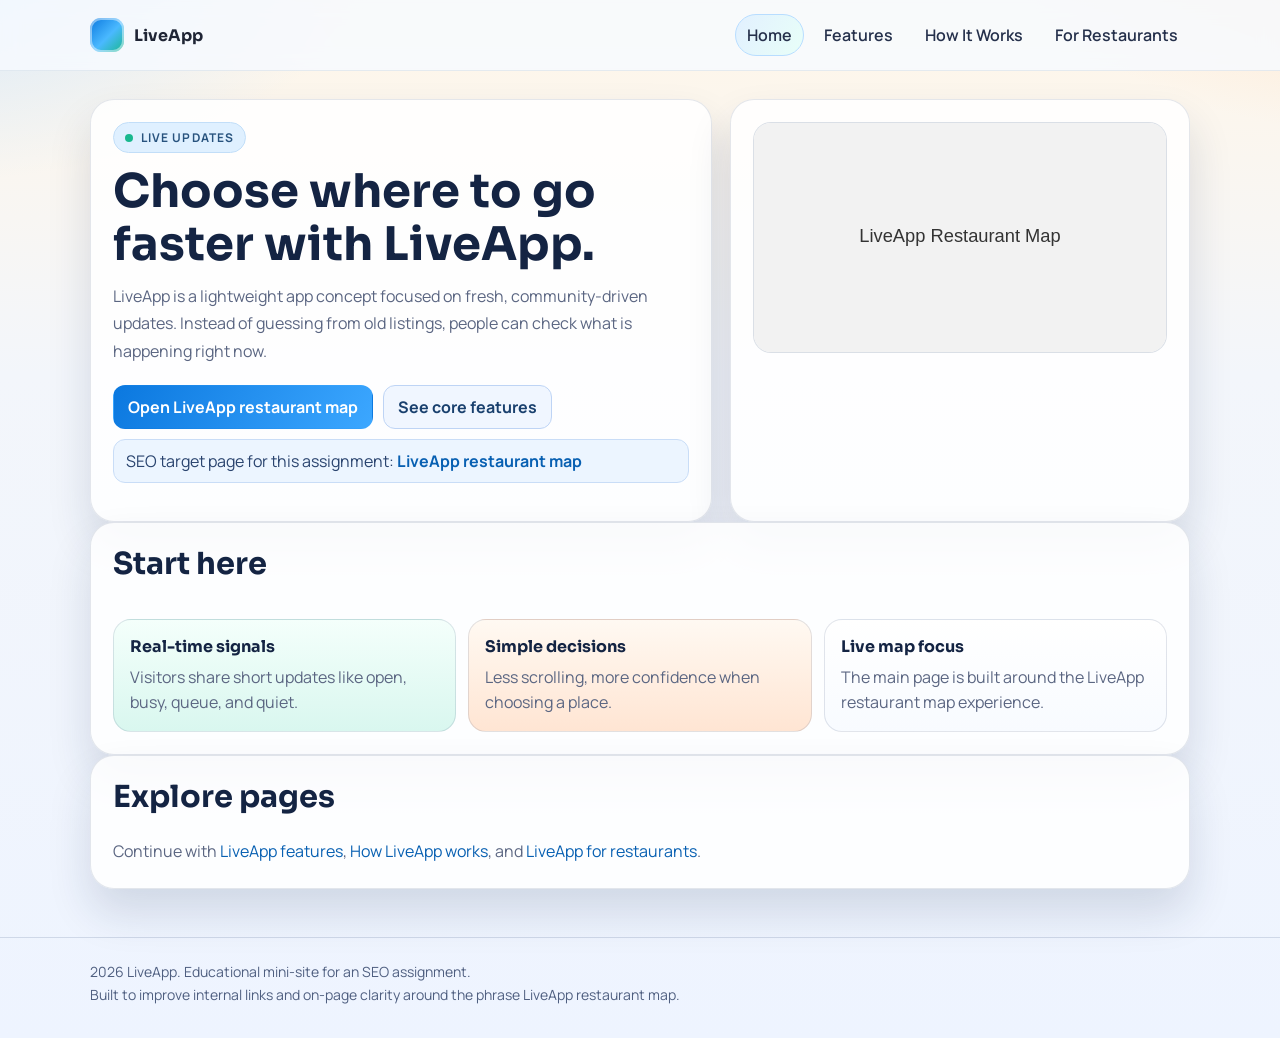
<file: index.html>
<!doctype html>
<html lang="en">
<head>
  <meta charset="utf-8" />
  <meta name="viewport" content="width=device-width,initial-scale=1" />
  <title>LiveApp | Real-time places and updates</title>
  <meta name="description" content="LiveApp helps people choose where to go with real-time community updates and a clear map view." />
  <link rel="preconnect" href="https://fonts.googleapis.com" />
  <link rel="preconnect" href="https://fonts.gstatic.com" crossorigin />
  <link href="https://fonts.googleapis.com/css2?family=Manrope:wght@400;500;600;700;800&family=Sora:wght@600;700;800&display=swap" rel="stylesheet" />
  <link rel="stylesheet" href="styles.css" />
</head>
<body>
  <header class="site-header">
    <div class="container nav">
      <a class="brand" href="index.html" aria-label="LiveApp home">
        <span class="brand-mark" aria-hidden="true"></span>
        <span>LiveApp</span>
      </a>
      <ul class="nav-links">
        <li><a class="active" href="index.html">Home</a></li>
        <li><a href="features.html">Features</a></li>
        <li><a href="how-it-works.html">How It Works</a></li>
        <li><a href="for-restaurants.html">For Restaurants</a></li>
      </ul>
    </div>
  </header>

  <main class="container">
    <section class="hero" data-animate>
      <article class="card">
        <span class="pill"><span class="dot"></span> Live updates</span>
        <h1 class="page-title">Choose where to go faster with LiveApp.</h1>
        <p class="page-subtitle">
          LiveApp is a lightweight app concept focused on fresh, community-driven updates.
          Instead of guessing from old listings, people can check what is happening right now.
        </p>
        <div class="button-row">
          <a class="btn primary" href="liveapp-restaurant-map.html">Open LiveApp restaurant map</a>
          <a class="btn" href="features.html">See core features</a>
        </div>
        <p class="note">
          SEO target page for this assignment:
          <a href="liveapp-restaurant-map.html"><strong>LiveApp restaurant map</strong></a>
        </p>
      </article>

      <aside class="card" data-animate>
        <div class="image-frame">
          <img src="images/map-preview.svg" alt="LiveApp restaurant map preview with nearby places" />
        </div>
      </aside>
    </section>

    <section class="card stack delay-1" data-animate>
      <h2 class="section-title">Start here</h2>
      <div class="feature-grid">
        <article class="feature-card mint">
          <h3>Real-time signals</h3>
          <p>Visitors share short updates like open, busy, queue, and quiet.</p>
        </article>
        <article class="feature-card orange">
          <h3>Simple decisions</h3>
          <p>Less scrolling, more confidence when choosing a place.</p>
        </article>
        <article class="feature-card">
          <h3>Live map focus</h3>
          <p>The main page is built around the LiveApp restaurant map experience.</p>
        </article>
      </div>
    </section>

    <section class="card stack delay-2" data-animate>
      <h2 class="section-title">Explore pages</h2>
      <p class="section-copy">
        Continue with <a href="features.html">LiveApp features</a>,
        <a href="how-it-works.html">How LiveApp works</a>, and
        <a href="for-restaurants.html">LiveApp for restaurants</a>.
      </p>
    </section>
  </main>

  <footer class="site-footer">
    <div class="container">
      <p>2026 LiveApp. Educational mini-site for an SEO assignment.</p>
      <p>Built to improve internal links and on-page clarity around the phrase LiveApp restaurant map.</p>
    </div>
  </footer>
</body>
</html>
</file>
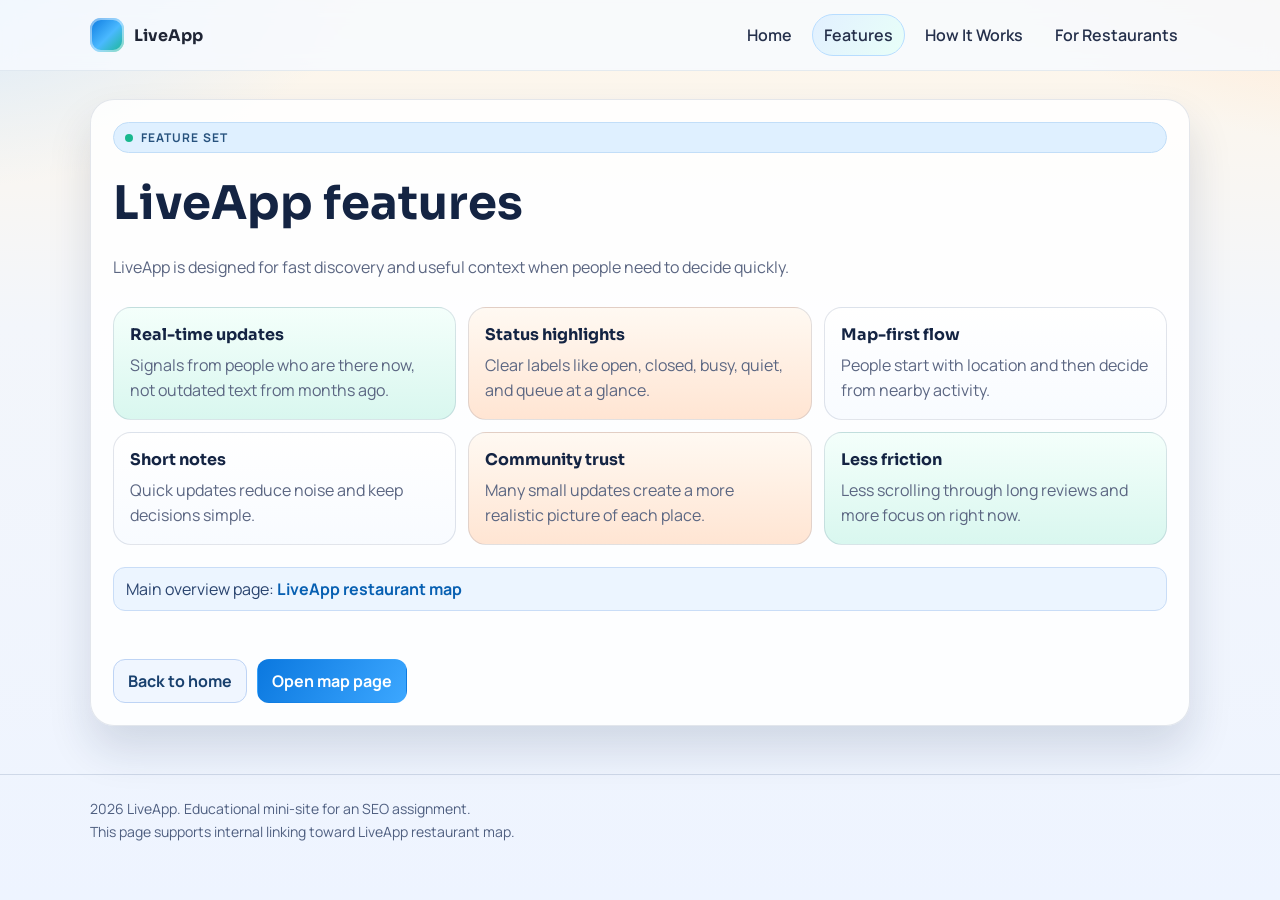
<file: features.html>
<!doctype html>
<html lang="en">
<head>
  <meta charset="utf-8" />
  <meta name="viewport" content="width=device-width,initial-scale=1" />
  <title>LiveApp features | Live updates and confident decisions</title>
  <meta name="description" content="Key LiveApp features: real-time updates, simple discovery, and clear status notes." />
  <link rel="preconnect" href="https://fonts.googleapis.com" />
  <link rel="preconnect" href="https://fonts.gstatic.com" crossorigin />
  <link href="https://fonts.googleapis.com/css2?family=Manrope:wght@400;500;600;700;800&family=Sora:wght@600;700;800&display=swap" rel="stylesheet" />
  <link rel="stylesheet" href="styles.css" />
</head>
<body>
  <header class="site-header">
    <div class="container nav">
      <a class="brand" href="index.html" aria-label="LiveApp home">
        <span class="brand-mark" aria-hidden="true"></span>
        <span>LiveApp</span>
      </a>
      <ul class="nav-links">
        <li><a href="index.html">Home</a></li>
        <li><a class="active" href="features.html">Features</a></li>
        <li><a href="how-it-works.html">How It Works</a></li>
        <li><a href="for-restaurants.html">For Restaurants</a></li>
      </ul>
    </div>
  </header>

  <main class="container">
    <section class="card stack" data-animate>
      <span class="pill"><span class="dot"></span> Feature set</span>
      <h1 class="page-title">LiveApp features</h1>
      <p class="page-subtitle">
        LiveApp is designed for fast discovery and useful context when people need to decide quickly.
      </p>

      <div class="feature-grid">
        <article class="feature-card mint">
          <h3>Real-time updates</h3>
          <p>Signals from people who are there now, not outdated text from months ago.</p>
        </article>
        <article class="feature-card orange">
          <h3>Status highlights</h3>
          <p>Clear labels like open, closed, busy, quiet, and queue at a glance.</p>
        </article>
        <article class="feature-card">
          <h3>Map-first flow</h3>
          <p>People start with location and then decide from nearby activity.</p>
        </article>
        <article class="feature-card">
          <h3>Short notes</h3>
          <p>Quick updates reduce noise and keep decisions simple.</p>
        </article>
        <article class="feature-card orange">
          <h3>Community trust</h3>
          <p>Many small updates create a more realistic picture of each place.</p>
        </article>
        <article class="feature-card mint">
          <h3>Less friction</h3>
          <p>Less scrolling through long reviews and more focus on right now.</p>
        </article>
      </div>

      <p class="note">
        Main overview page:
        <a href="liveapp-restaurant-map.html"><strong>LiveApp restaurant map</strong></a>
      </p>
      <div class="button-row">
        <a class="btn" href="index.html">Back to home</a>
        <a class="btn primary" href="liveapp-restaurant-map.html">Open map page</a>
      </div>
    </section>
  </main>

  <footer class="site-footer">
    <div class="container">
      <p>2026 LiveApp. Educational mini-site for an SEO assignment.</p>
      <p>This page supports internal linking toward LiveApp restaurant map.</p>
    </div>
  </footer>
</body>
</html>
</file>
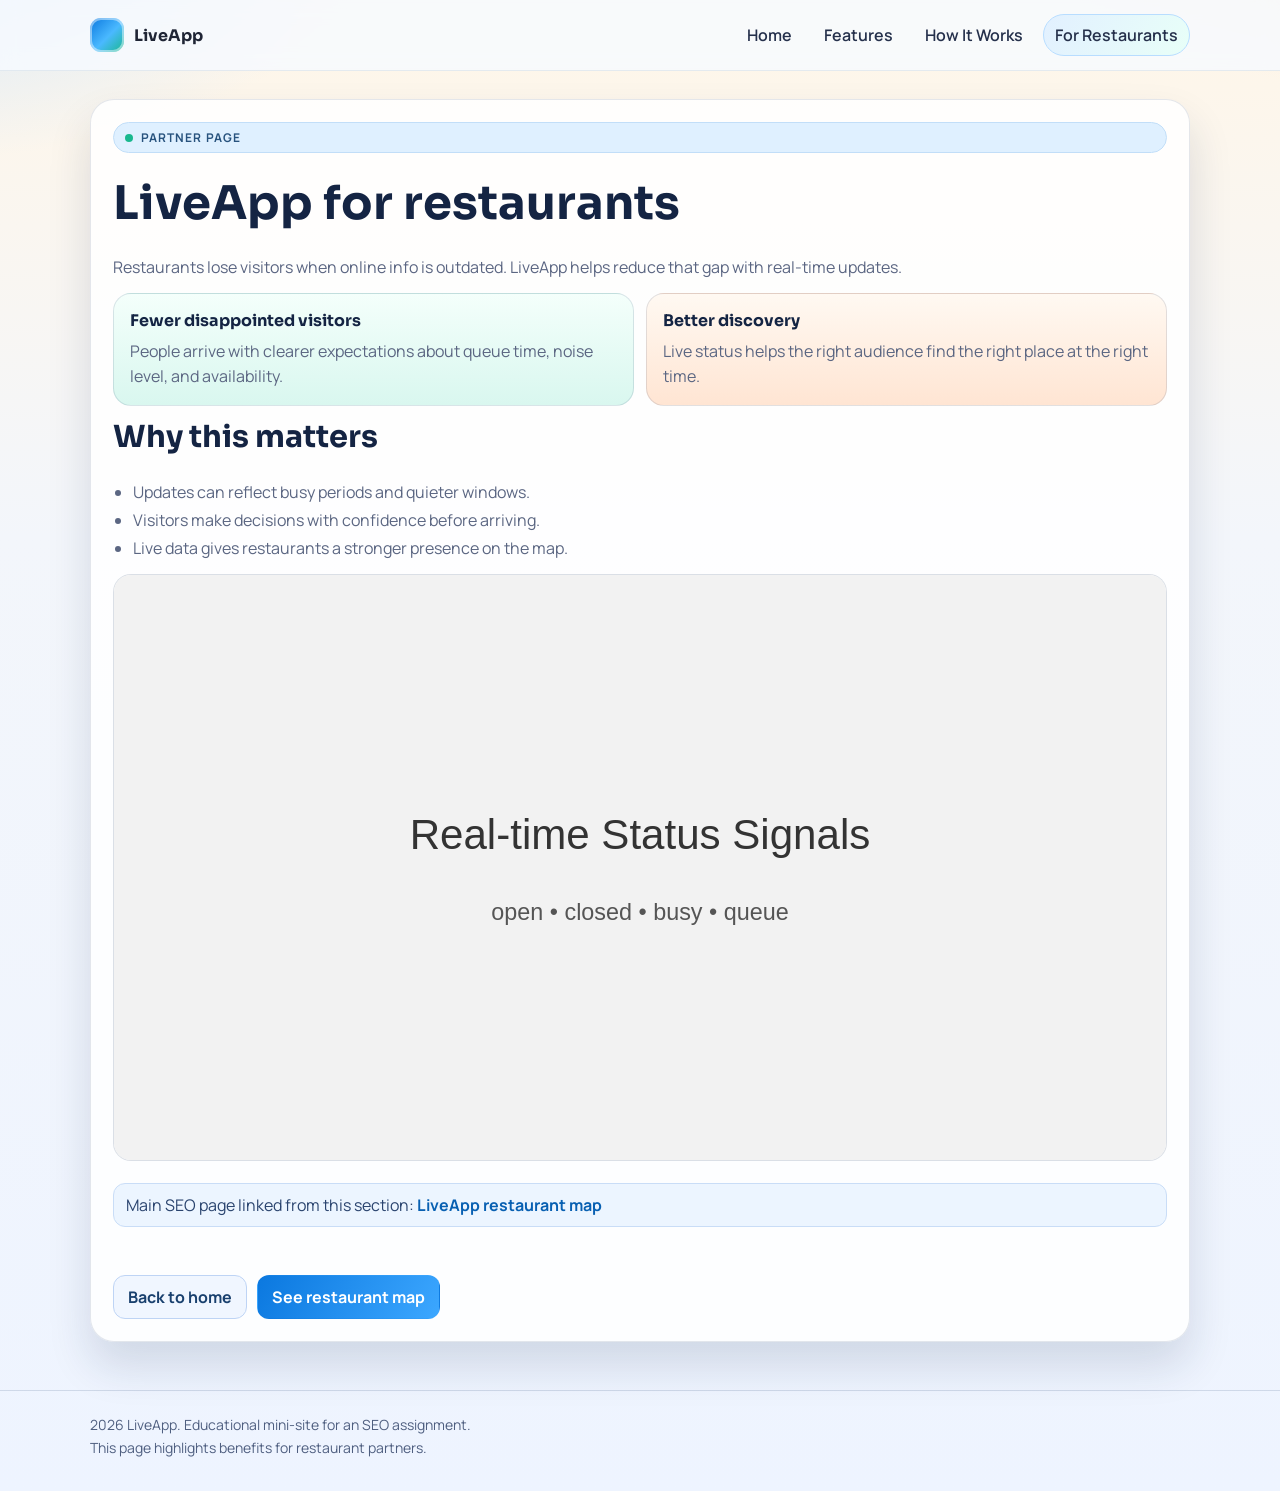
<file: for-restaurants.html>
<!doctype html>
<html lang="en">
<head>
  <meta charset="utf-8" />
  <meta name="viewport" content="width=device-width,initial-scale=1" />
  <title>LiveApp for restaurants | Visibility with live updates</title>
  <meta name="description" content="LiveApp helps restaurants communicate real-time status and attract visitors with clear expectations." />
  <link rel="preconnect" href="https://fonts.googleapis.com" />
  <link rel="preconnect" href="https://fonts.gstatic.com" crossorigin />
  <link href="https://fonts.googleapis.com/css2?family=Manrope:wght@400;500;600;700;800&family=Sora:wght@600;700;800&display=swap" rel="stylesheet" />
  <link rel="stylesheet" href="styles.css" />
</head>
<body>
  <header class="site-header">
    <div class="container nav">
      <a class="brand" href="index.html" aria-label="LiveApp home">
        <span class="brand-mark" aria-hidden="true"></span>
        <span>LiveApp</span>
      </a>
      <ul class="nav-links">
        <li><a href="index.html">Home</a></li>
        <li><a href="features.html">Features</a></li>
        <li><a href="how-it-works.html">How It Works</a></li>
        <li><a class="active" href="for-restaurants.html">For Restaurants</a></li>
      </ul>
    </div>
  </header>

  <main class="container">
    <section class="card stack" data-animate>
      <span class="pill"><span class="dot"></span> Partner page</span>
      <h1 class="page-title">LiveApp for restaurants</h1>
      <p class="page-subtitle">
        Restaurants lose visitors when online info is outdated. LiveApp helps reduce that gap with real-time updates.
      </p>

      <div class="two-col">
        <article class="feature-card mint">
          <h3>Fewer disappointed visitors</h3>
          <p>People arrive with clearer expectations about queue time, noise level, and availability.</p>
        </article>
        <article class="feature-card orange">
          <h3>Better discovery</h3>
          <p>Live status helps the right audience find the right place at the right time.</p>
        </article>
      </div>

      <h2 class="section-title">Why this matters</h2>
      <ul class="check-list">
        <li>Updates can reflect busy periods and quieter windows.</li>
        <li>Visitors make decisions with confidence before arriving.</li>
        <li>Live data gives restaurants a stronger presence on the map.</li>
      </ul>

      <div class="image-frame">
        <img src="images/status-signals.svg" alt="Status signals for restaurant map including open closed busy queue" />
      </div>

      <p class="note">
        Main SEO page linked from this section:
        <a href="liveapp-restaurant-map.html"><strong>LiveApp restaurant map</strong></a>
      </p>
      <div class="button-row">
        <a class="btn" href="index.html">Back to home</a>
        <a class="btn primary" href="liveapp-restaurant-map.html">See restaurant map</a>
      </div>
    </section>
  </main>

  <footer class="site-footer">
    <div class="container">
      <p>2026 LiveApp. Educational mini-site for an SEO assignment.</p>
      <p>This page highlights benefits for restaurant partners.</p>
    </div>
  </footer>
</body>
</html>
</file>
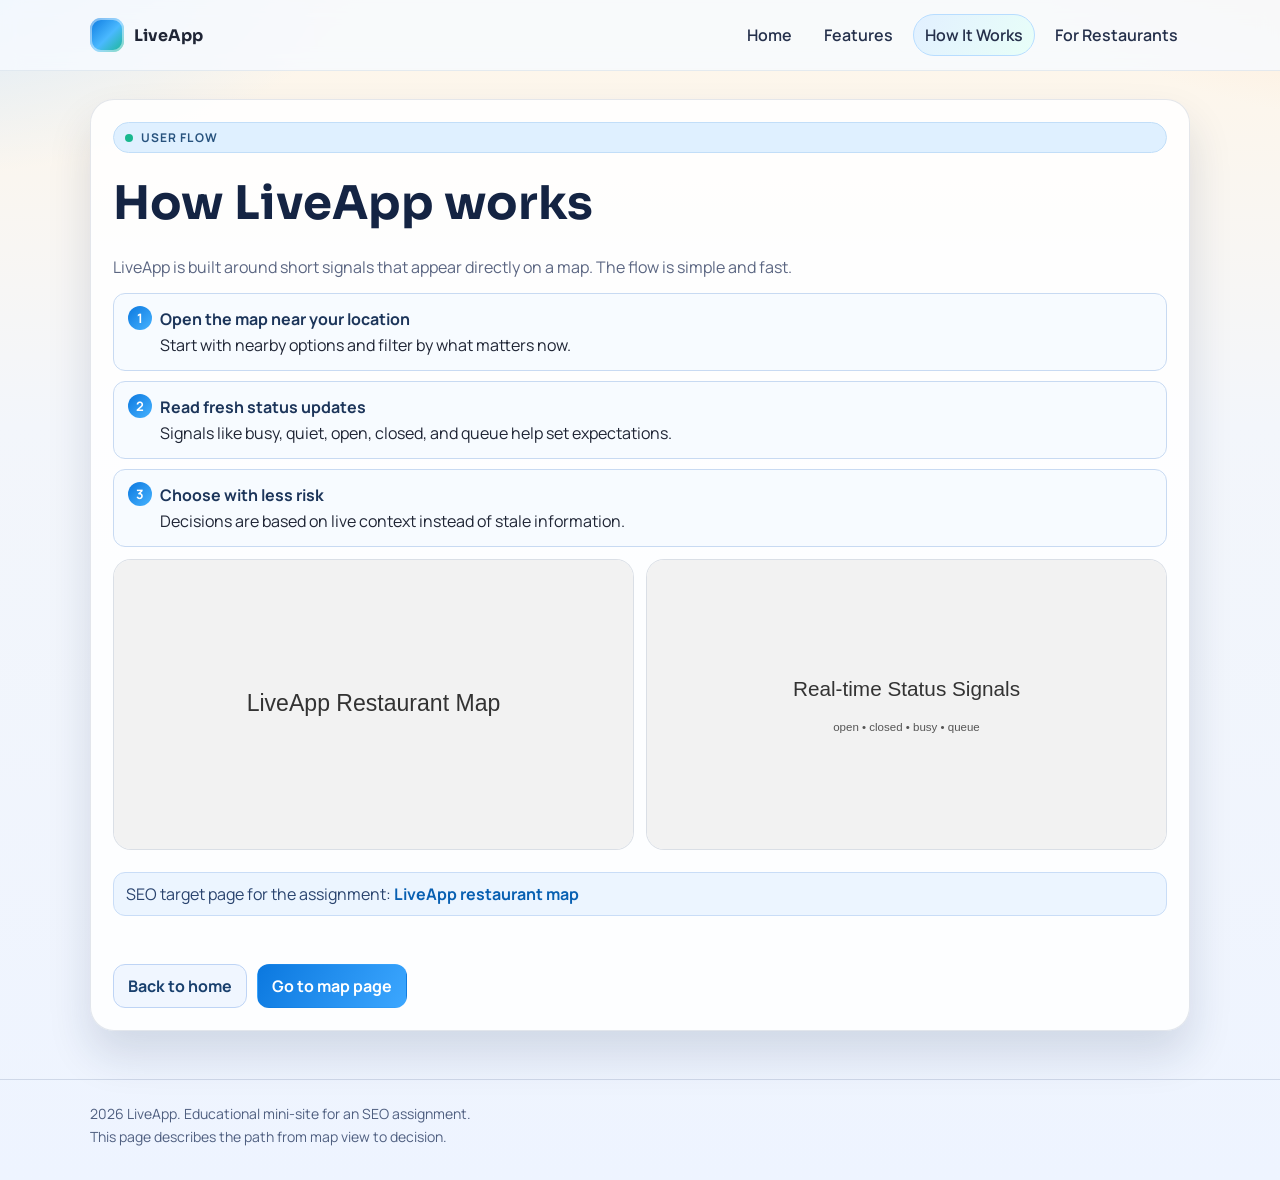
<file: how-it-works.html>
<!doctype html>
<html lang="en">
<head>
  <meta charset="utf-8" />
  <meta name="viewport" content="width=device-width,initial-scale=1" />
  <title>How LiveApp works | Live signals on a map</title>
  <meta name="description" content="How LiveApp works: open the map, read live signals, and decide faster." />
  <link rel="preconnect" href="https://fonts.googleapis.com" />
  <link rel="preconnect" href="https://fonts.gstatic.com" crossorigin />
  <link href="https://fonts.googleapis.com/css2?family=Manrope:wght@400;500;600;700;800&family=Sora:wght@600;700;800&display=swap" rel="stylesheet" />
  <link rel="stylesheet" href="styles.css" />
</head>
<body>
  <header class="site-header">
    <div class="container nav">
      <a class="brand" href="index.html" aria-label="LiveApp home">
        <span class="brand-mark" aria-hidden="true"></span>
        <span>LiveApp</span>
      </a>
      <ul class="nav-links">
        <li><a href="index.html">Home</a></li>
        <li><a href="features.html">Features</a></li>
        <li><a class="active" href="how-it-works.html">How It Works</a></li>
        <li><a href="for-restaurants.html">For Restaurants</a></li>
      </ul>
    </div>
  </header>

  <main class="container">
    <section class="card stack" data-animate>
      <span class="pill"><span class="dot"></span> User flow</span>
      <h1 class="page-title">How LiveApp works</h1>
      <p class="page-subtitle">
        LiveApp is built around short signals that appear directly on a map. The flow is simple and fast.
      </p>

      <ol class="steps">
        <li>
          <strong>Open the map near your location</strong>
          Start with nearby options and filter by what matters now.
        </li>
        <li>
          <strong>Read fresh status updates</strong>
          Signals like busy, quiet, open, closed, and queue help set expectations.
        </li>
        <li>
          <strong>Choose with less risk</strong>
          Decisions are based on live context instead of stale information.
        </li>
      </ol>

      <div class="two-col">
        <div class="image-frame">
          <img src="images/map-preview.svg" alt="LiveApp map with nearby places and filters" />
        </div>
        <div class="image-frame">
          <img src="images/status-signals.svg" alt="LiveApp status signals open closed busy and queue" />
        </div>
      </div>

      <p class="note">
        SEO target page for the assignment:
        <a href="liveapp-restaurant-map.html"><strong>LiveApp restaurant map</strong></a>
      </p>
      <div class="button-row">
        <a class="btn" href="index.html">Back to home</a>
        <a class="btn primary" href="liveapp-restaurant-map.html">Go to map page</a>
      </div>
    </section>
  </main>

  <footer class="site-footer">
    <div class="container">
      <p>2026 LiveApp. Educational mini-site for an SEO assignment.</p>
      <p>This page describes the path from map view to decision.</p>
    </div>
  </footer>
</body>
</html>
</file>
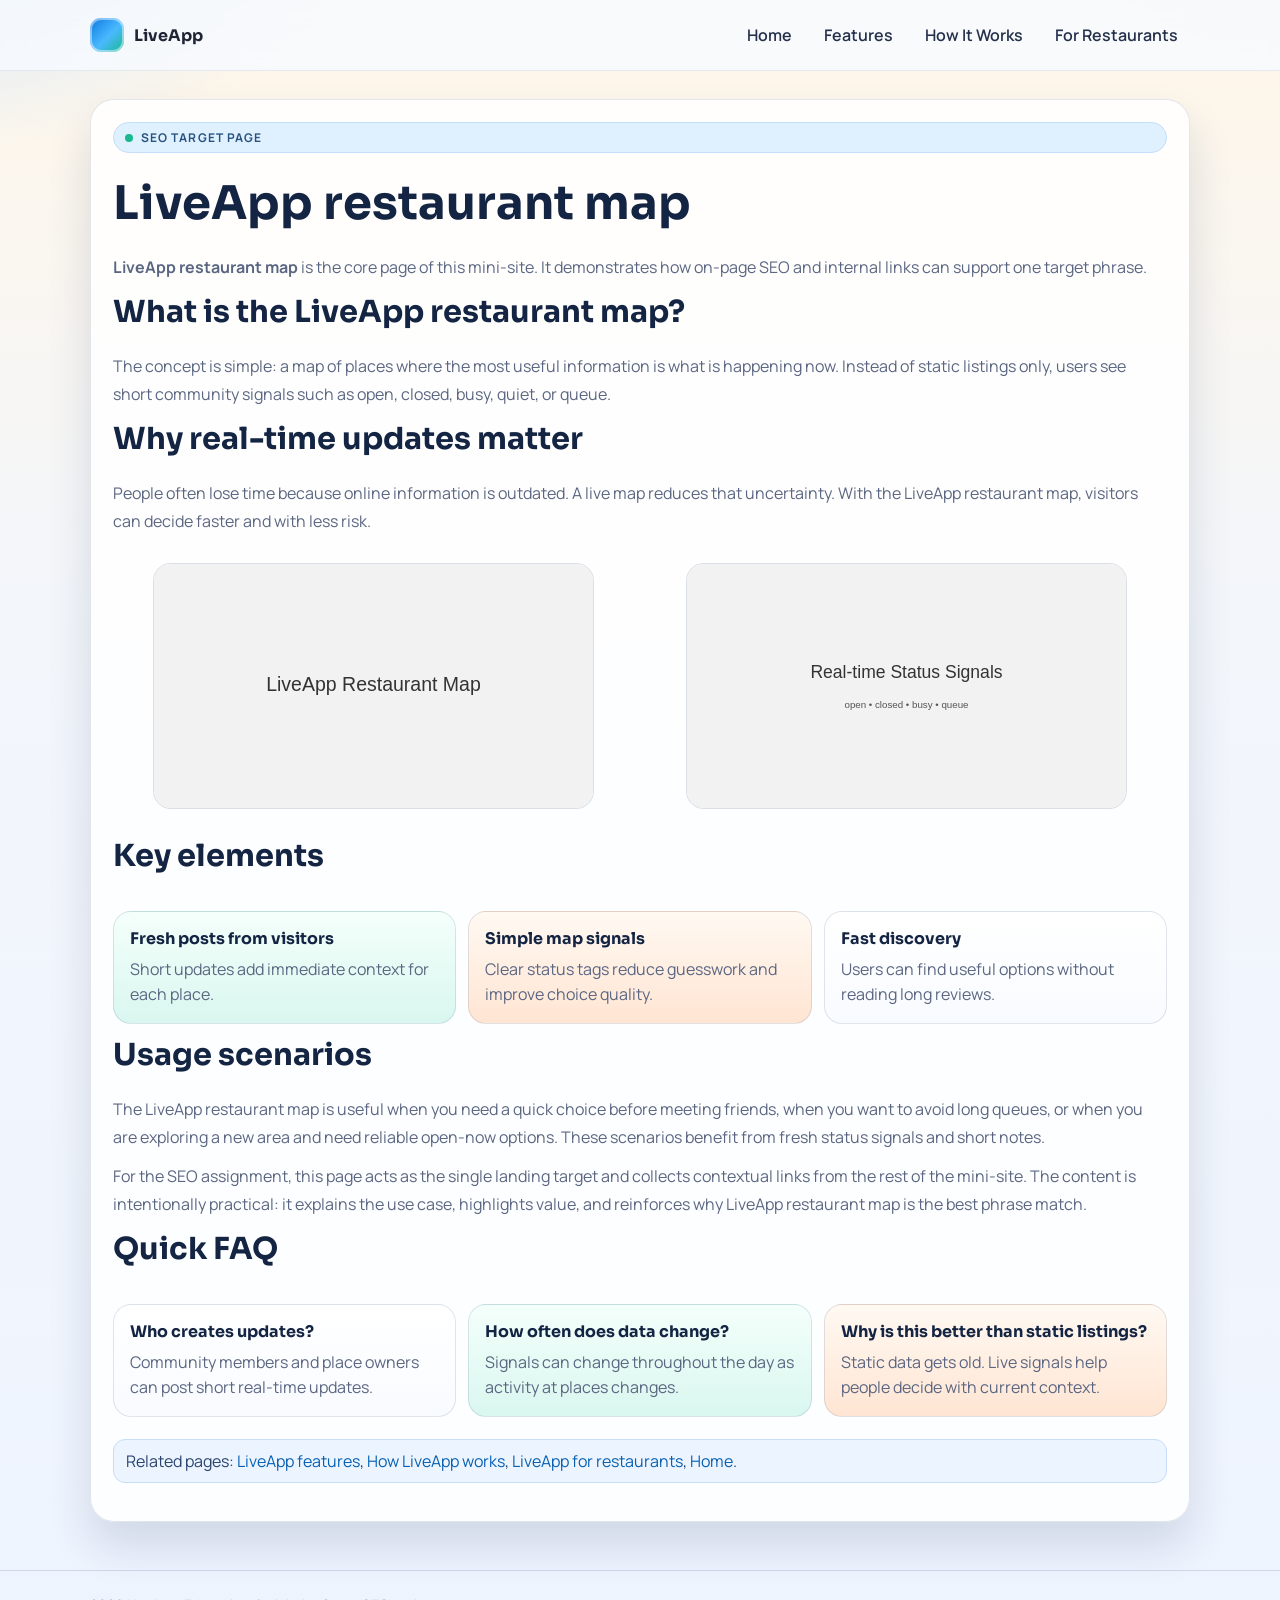
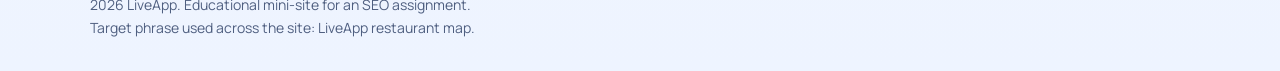
<file: liveapp-restaurant-map.html>
<!doctype html>
<html lang="en">
<head>
  <meta charset="utf-8" />
  <meta name="viewport" content="width=device-width,initial-scale=1" />
  <title>LiveApp restaurant map | Real-time places and updates</title>
  <meta name="description" content="LiveApp restaurant map helps people discover places with real-time community updates and clear status signals." />
  <link rel="preconnect" href="https://fonts.googleapis.com" />
  <link rel="preconnect" href="https://fonts.gstatic.com" crossorigin />
  <link href="https://fonts.googleapis.com/css2?family=Manrope:wght@400;500;600;700;800&family=Sora:wght@600;700;800&display=swap" rel="stylesheet" />
  <link rel="stylesheet" href="styles.css" />
</head>
<body>
  <header class="site-header">
    <div class="container nav">
      <a class="brand" href="index.html" aria-label="LiveApp home">
        <span class="brand-mark" aria-hidden="true"></span>
        <span>LiveApp</span>
      </a>
      <ul class="nav-links">
        <li><a href="index.html">Home</a></li>
        <li><a href="features.html">Features</a></li>
        <li><a href="how-it-works.html">How It Works</a></li>
        <li><a href="for-restaurants.html">For Restaurants</a></li>
      </ul>
    </div>
  </header>

  <main class="container">
    <section class="card stack" data-animate>
      <span class="pill"><span class="dot"></span> SEO target page</span>
      <h1 class="page-title">LiveApp restaurant map</h1>
      <p class="page-subtitle">
        <strong>LiveApp restaurant map</strong> is the core page of this mini-site.
        It demonstrates how on-page SEO and internal links can support one target phrase.
      </p>

      <h2 class="section-title">What is the LiveApp restaurant map?</h2>
      <p class="section-copy">
        The concept is simple: a map of places where the most useful information is what is happening now.
        Instead of static listings only, users see short community signals such as open, closed, busy, quiet, or queue.
      </p>

      <h2 class="section-title">Why real-time updates matter</h2>
      <p class="section-copy">
        People often lose time because online information is outdated. A live map reduces that uncertainty.
        With the LiveApp restaurant map, visitors can decide faster and with less risk.
      </p>

      <div class="two-col">
        <figure class="image-frame">
          <img src="images/map-preview.svg" alt="LiveApp restaurant map preview with real-time updates" />
        </figure>
        <figure class="image-frame">
          <img src="images/status-signals.svg" alt="LiveApp restaurant map status signals open closed busy queue" />
        </figure>
      </div>

      <h2 class="section-title">Key elements</h2>
      <div class="feature-grid">
        <article class="feature-card mint">
          <h3>Fresh posts from visitors</h3>
          <p>Short updates add immediate context for each place.</p>
        </article>
        <article class="feature-card orange">
          <h3>Simple map signals</h3>
          <p>Clear status tags reduce guesswork and improve choice quality.</p>
        </article>
        <article class="feature-card">
          <h3>Fast discovery</h3>
          <p>Users can find useful options without reading long reviews.</p>
        </article>
      </div>

      <h2 class="section-title">Usage scenarios</h2>
      <p class="section-copy">
        The LiveApp restaurant map is useful when you need a quick choice before meeting friends,
        when you want to avoid long queues, or when you are exploring a new area and need
        reliable open-now options. These scenarios benefit from fresh status signals and short notes.
      </p>
      <p class="section-copy">
        For the SEO assignment, this page acts as the single landing target and collects contextual
        links from the rest of the mini-site. The content is intentionally practical: it explains the
        use case, highlights value, and reinforces why LiveApp restaurant map is the best phrase match.
      </p>

      <h2 class="section-title">Quick FAQ</h2>
      <div class="feature-grid">
        <article class="feature-card">
          <h3>Who creates updates?</h3>
          <p>Community members and place owners can post short real-time updates.</p>
        </article>
        <article class="feature-card mint">
          <h3>How often does data change?</h3>
          <p>Signals can change throughout the day as activity at places changes.</p>
        </article>
        <article class="feature-card orange">
          <h3>Why is this better than static listings?</h3>
          <p>Static data gets old. Live signals help people decide with current context.</p>
        </article>
      </div>

      <p class="note">
        Related pages: <a href="features.html">LiveApp features</a>,
        <a href="how-it-works.html">How LiveApp works</a>,
        <a href="for-restaurants.html">LiveApp for restaurants</a>,
        <a href="index.html">Home</a>.
      </p>
    </section>
  </main>

  <footer class="site-footer">
    <div class="container">
      <p>2026 LiveApp. Educational mini-site for an SEO assignment.</p>
      <p>Target phrase used across the site: LiveApp restaurant map.</p>
    </div>
  </footer>
</body>
</html>
</file>
<file: styles.css>
:root {
  --bg: #f3f6fb;
  --bg-warm: #fff6e8;
  --text: #1f2535;
  --muted: #5b6682;
  --card: rgba(255, 255, 255, 0.86);
  --line: #d8e1f0;
  --brand: #0b78df;
  --brand-strong: #0860b2;
  --accent: #ff9350;
  --accent-soft: #ffe5d3;
  --mint: #19b88e;
  --mint-soft: #d9f7ef;
  --radius-xl: 24px;
  --radius-lg: 18px;
  --radius-md: 12px;
  --shadow: 0 24px 44px rgba(23, 41, 76, 0.14);
}

* {
  box-sizing: border-box;
}

html,
body {
  margin: 0;
  padding: 0;
}

body {
  font-family: "Manrope", "Segoe UI", sans-serif;
  color: var(--text);
  background:
    radial-gradient(780px 380px at -8% -5%, #cde6ff 0%, transparent 62%),
    radial-gradient(780px 420px at 112% -10%, #ffe0c7 0%, transparent 58%),
    linear-gradient(180deg, var(--bg-warm) 0%, var(--bg) 36%, #eef4ff 100%);
  min-height: 100vh;
}

img {
  max-width: 100%;
  display: block;
}

a {
  color: var(--brand-strong);
  text-decoration: none;
}

a:hover {
  text-decoration: underline;
}

.container {
  width: min(1100px, 92vw);
  margin: 0 auto;
}

.site-header {
  position: sticky;
  top: 0;
  z-index: 20;
  backdrop-filter: blur(10px);
  background: rgba(247, 250, 255, 0.82);
  border-bottom: 1px solid rgba(12, 49, 97, 0.08);
}

.nav {
  display: flex;
  align-items: center;
  justify-content: space-between;
  gap: 12px;
  padding: 14px 0;
}

.brand {
  display: inline-flex;
  align-items: center;
  gap: 10px;
  font-family: "Sora", sans-serif;
  font-weight: 700;
  color: var(--text);
}

.brand-mark {
  width: 34px;
  height: 34px;
  border-radius: 11px;
  background: linear-gradient(135deg, var(--brand) 0%, #4ab9ff 54%, var(--mint) 100%);
  box-shadow: inset 0 0 0 2px rgba(255, 255, 255, 0.46);
}

.nav-links {
  list-style: none;
  display: flex;
  gap: 8px;
  margin: 0;
  padding: 0;
  flex-wrap: wrap;
  justify-content: flex-end;
}

.nav-links a {
  display: inline-block;
  padding: 9px 11px;
  border-radius: 999px;
  color: #25304b;
  font-weight: 600;
  border: 1px solid transparent;
}

.nav-links a:hover {
  text-decoration: none;
  border-color: #bdd2f8;
  background: #ecf4ff;
}

.nav-links a.active {
  background: linear-gradient(120deg, #e2f0ff, #e8fff8);
  border-color: #b8ddff;
}

main {
  padding: 28px 0 48px;
}

.hero {
  display: grid;
  grid-template-columns: 1.15fr 0.85fr;
  gap: 18px;
  align-items: stretch;
}

.card,
.highlight {
  background: var(--card);
  border: 1px solid rgba(17, 44, 88, 0.11);
  border-radius: var(--radius-xl);
  box-shadow: var(--shadow);
}

.card {
  padding: 22px;
}

.pill {
  display: inline-flex;
  align-items: center;
  gap: 8px;
  border-radius: 999px;
  font-size: 12px;
  text-transform: uppercase;
  letter-spacing: 0.09em;
  font-weight: 700;
  color: #28537e;
  background: #dff0ff;
  border: 1px solid #c2def8;
  padding: 6px 11px;
}

.pill .dot {
  width: 8px;
  height: 8px;
  border-radius: 50%;
  background: var(--mint);
}

h1,
h2,
h3 {
  font-family: "Sora", sans-serif;
  color: #142443;
  margin: 0;
}

.page-title {
  font-size: clamp(1.9rem, 4.2vw, 2.9rem);
  line-height: 1.14;
  margin: 12px 0 12px;
}

.page-subtitle {
  color: var(--muted);
  line-height: 1.72;
  margin: 0;
}

.button-row {
  display: flex;
  gap: 10px;
  flex-wrap: wrap;
  margin-top: 20px;
}

.btn {
  display: inline-flex;
  align-items: center;
  justify-content: center;
  gap: 8px;
  border-radius: 12px;
  padding: 10px 14px;
  font-weight: 700;
  border: 1px solid #bed4f5;
  background: #f0f6ff;
  color: #19406e;
}

.btn:hover {
  text-decoration: none;
  border-color: #8cbcf4;
  background: #e3f0ff;
}

.btn.primary {
  background: linear-gradient(120deg, var(--brand), #3ca7ff);
  border-color: transparent;
  color: #ffffff;
}

.btn.primary:hover {
  background: linear-gradient(120deg, var(--brand-strong), #2f9bf6);
}

.feature-grid {
  display: grid;
  grid-template-columns: repeat(3, minmax(0, 1fr));
  gap: 12px;
  margin-top: 14px;
}

.feature-card {
  padding: 16px;
  border-radius: var(--radius-lg);
  border: 1px solid rgba(17, 44, 88, 0.12);
  background: linear-gradient(180deg, #ffffff, #f8fbff);
}

.feature-card h3 {
  font-size: 1rem;
  margin-bottom: 8px;
}

.feature-card p {
  margin: 0;
  color: var(--muted);
  line-height: 1.56;
}

.feature-card.mint {
  background: linear-gradient(180deg, #f4fffb, var(--mint-soft));
}

.feature-card.orange {
  background: linear-gradient(180deg, #fff9f2, var(--accent-soft));
}

.section-title {
  font-size: clamp(1.4rem, 2.5vw, 1.9rem);
  margin-bottom: 10px;
}

.section-copy {
  color: var(--muted);
  line-height: 1.72;
  margin: 0;
}

.stack {
  display: grid;
  gap: 12px;
}

.two-col {
  display: grid;
  grid-template-columns: repeat(2, minmax(0, 1fr));
  gap: 12px;
}

.image-frame {
  border-radius: var(--radius-lg);
  overflow: hidden;
  border: 1px solid rgba(11, 42, 88, 0.15);
  background: #ffffff;
}

.image-frame img {
  width: 100%;
  height: auto;
}

.check-list {
  margin: 0;
  padding-left: 20px;
  color: var(--muted);
  line-height: 1.75;
}

.steps {
  counter-reset: step;
  display: grid;
  gap: 10px;
  margin: 0;
  padding: 0;
  list-style: none;
}

.steps li {
  position: relative;
  padding: 14px 14px 14px 46px;
  border-radius: var(--radius-md);
  border: 1px solid #c8daf2;
  background: #f7fbff;
}

.steps li::before {
  counter-increment: step;
  content: counter(step);
  position: absolute;
  left: 14px;
  top: 12px;
  width: 24px;
  height: 24px;
  border-radius: 50%;
  background: linear-gradient(135deg, var(--brand), #47b3ff);
  color: #fff;
  font-weight: 700;
  text-align: center;
  line-height: 24px;
  font-size: 13px;
}

.steps strong {
  display: block;
  color: #1c355a;
  margin-bottom: 4px;
}

.note {
  margin-top: 10px;
  color: #2a446f;
  background: #ecf5ff;
  border: 1px solid #c9ddf7;
  border-radius: 12px;
  padding: 10px 12px;
}

.site-footer {
  border-top: 1px solid rgba(24, 58, 108, 0.15);
  color: #4f5f80;
  padding: 20px 0 30px;
  font-size: 14px;
}

.site-footer p {
  margin: 4px 0;
}

[data-animate] {
  animation: fade-up 0.55s ease both;
}

.delay-1 {
  animation-delay: 0.08s;
}

.delay-2 {
  animation-delay: 0.16s;
}

.delay-3 {
  animation-delay: 0.24s;
}

@keyframes fade-up {
  from {
    opacity: 0;
    transform: translateY(12px);
  }
  to {
    opacity: 1;
    transform: translateY(0);
  }
}

@media (max-width: 980px) {
  .hero {
    grid-template-columns: 1fr;
  }

  .feature-grid {
    grid-template-columns: repeat(2, minmax(0, 1fr));
  }

  .two-col {
    grid-template-columns: 1fr;
  }
}

@media (max-width: 660px) {
  .nav {
    align-items: flex-start;
    flex-direction: column;
  }

  .nav-links {
    justify-content: flex-start;
  }

  .feature-grid {
    grid-template-columns: 1fr;
  }

  .card {
    padding: 18px;
  }
}
</file>
